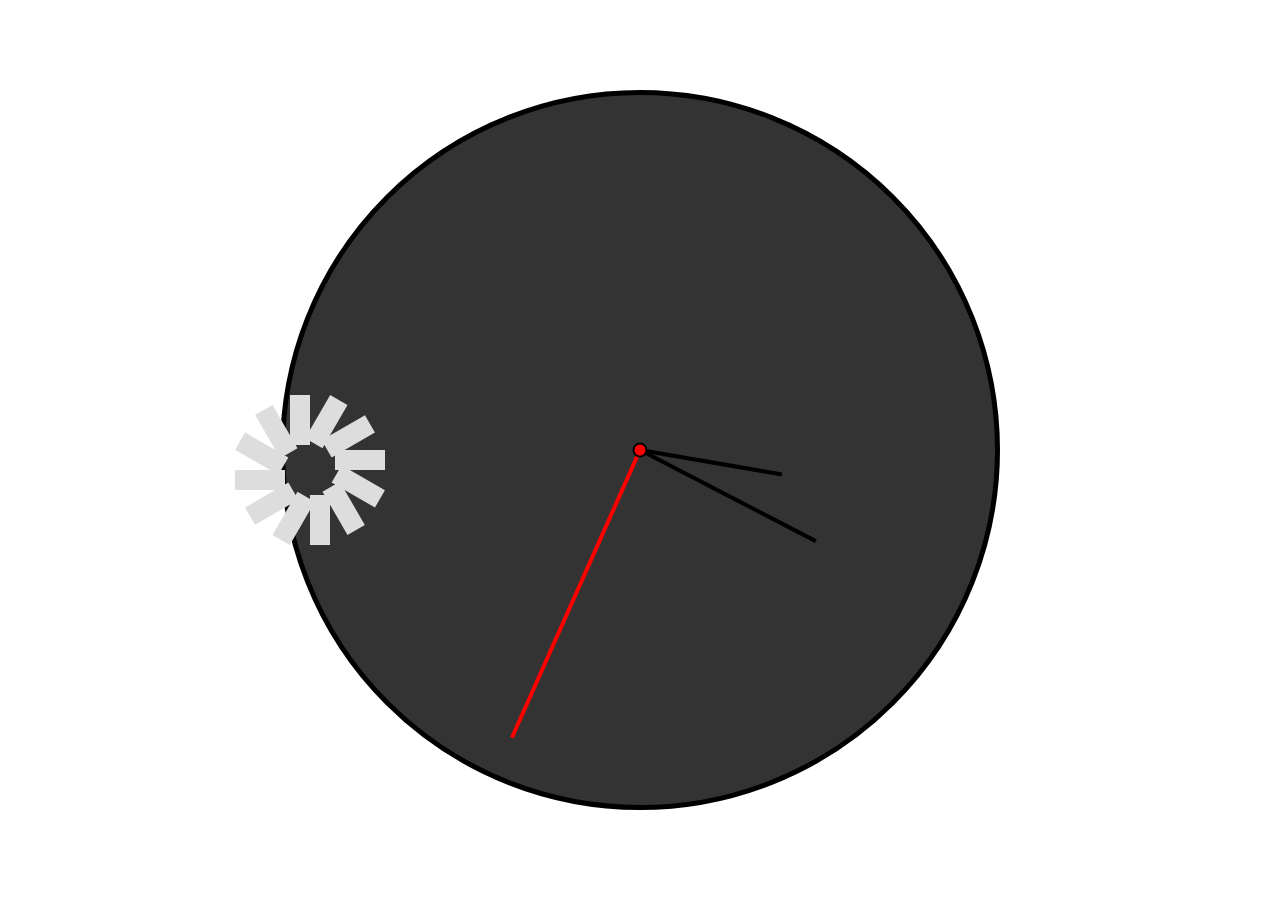
<file: clock/index.html>
<!DOCTYPE html>
<html lang="en">
<head>
    <meta charset="UTF-8">
    <meta name="viewport" content="width=device-width, initial-scale=1.0">
    <meta http-equiv="X-UA-Compatible" content="ie=edge">
    <title>Document</title>
    <link rel="stylesheet" href="style.css" />
</head>
<body>
    <div id="clock">
        <!-- <div class="minHand"></div>
        <div class="hourHand"></div>
        <div class="secHand"></div>
        <div class="centerPoint"></div> -->
    </div>
    <script src="jquery.min.js"></script>
    <script src="scripts.js"></script>
</body>
</html>
</file>
<file: clock/style.css>
body{margin: 0}
*{box-sizing: border-box}
#clock{width: 80vh; height: 80vh; border: 5px solid #000; margin:10vh auto; border-radius: 50%; position: relative; background-color: #333;} 
#clock .hourHand{ 
    width: 4px;
    height: 32vh;
    border-bottom:16vh solid transparent; 
    border-top:16vh solid #000; 
    display: block;
    position: absolute;
    left: 50%;
    top: 50%;
    transform: translateX(-50%) translateY(-50%);
    z-index: 2;
}
#clock .minHand{ 
    width: 4px; 
    height: 44vh; 
    border-bottom:22vh solid transparent; 
    border-top:22vh solid #000; 
    display: block; 
    position: absolute; 
    left:50%; 
    top: 50%; 
    transform: translateX(-50%) translateY(-50%);
    z-index: 3;
}
#clock .secHand{ 
    width: 4px;
    height: 70vh;
    border-bottom:35vh solid transparent; 
    border-top:35vh solid #f00; 
    display: block;
    position: absolute;
    left:50%;
    top: 50%;
    transform: translateX(-50%) translateY(-50%);
    z-index: 4;
}
#clock .centerPoint {
    width: 15px;
    height: 15px;
    background-color: red;
    border: 2px solid #000;
    overflow: hidden;
    border-radius: 50%;
    position: absolute;
    left: 50%;
    top: 50%;
    transform: translateX(-50%) translateY(-50%);
    z-index: 5;
}
.dialPointCont {
	position: relative;
	width: 100%;
	top: 0;
	left: 0;
	height: 100%;
    display: block;
    border-radius: 50%
}
.dialPointCont span {
    position: absolute;
    width: 50px;
    height: 20px;
    left: 0%;
    top: 50%;
    background-color: #ddd
}
</file>
